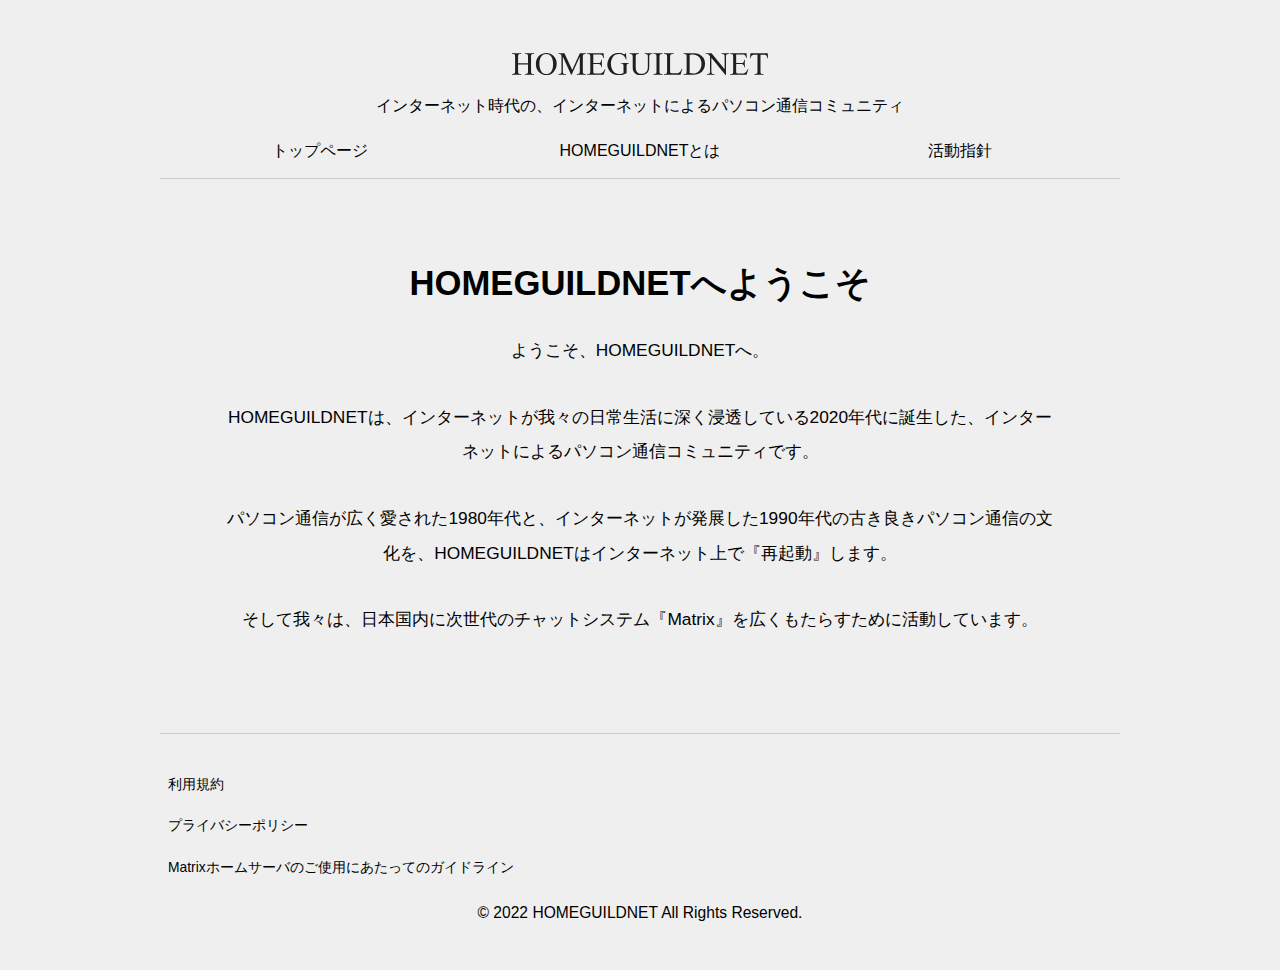
<file: src/index.html>
<!DOCTYPE html>
<html lang="ja">
	<head>
		<meta charset="utf-8" />
		<meta name="viewport" content="width=device-width, initial-scale=1.0" />
		<link rel="stylesheet" href="./styles/core.css" />
		<link rel="stylesheet" media="screen" href="./styles/display.css" />
		<title>HOMEGUILDNET</title>
	</head>
	<body>
		<header>
			<picture class="logo">
				<img src="./images/logo.svg" alt="HOMEGUILDNET" />
			</picture>
			<h2>インターネット時代の、インターネットによるパソコン通信コミュニティ</h2>
			<nav>
				<ul>
					<li><a href="./index.html">トップページ</a></li>
					<li><a href="./what-is-the-homeguildnet.html">HOMEGUILDNETとは</a></li>
					<li><a href="./guidelines-of-conduct.html">活動指針</a></li>
				</ul>
			</nav>
		</header>
		<main>
			<section id="introduction">
				<h1>HOMEGUILDNETへようこそ</h1>
				<p>
					ようこそ、HOMEGUILDNETへ。
				</p>
				<p>
					HOMEGUILDNETは、インターネットが我々の日常生活に深く浸透している2020年代に誕生した、インターネットによるパソコン通信コミュニティです。
				</p>
				<p>
					パソコン通信が広く愛された1980年代と、インターネットが発展した1990年代の古き良きパソコン通信の文化を、HOMEGUILDNETはインターネット上で『再起動』します。
				</p>
				<p>
					そして我々は、日本国内に次世代のチャットシステム『Matrix』を広くもたらすために活動しています。
				</p>
			</section>
		</main>
		<footer>
			<section id="footer-links">
				<ul>
					<li><a href="./terms.html">利用規約</a></li>
					<li><a href="./privacy-policy.html">プライバシーポリシー</a></li>
					<li><a href="./matrix-homeserver-guidelines.html">Matrixホームサーバのご使用にあたってのガイドライン</a></li>
				</ul>
			</section>
			<p>&copy; 2022 HOMEGUILDNET All Rights Reserved.</p>
		</footer>
	</body>
</html>
</file>
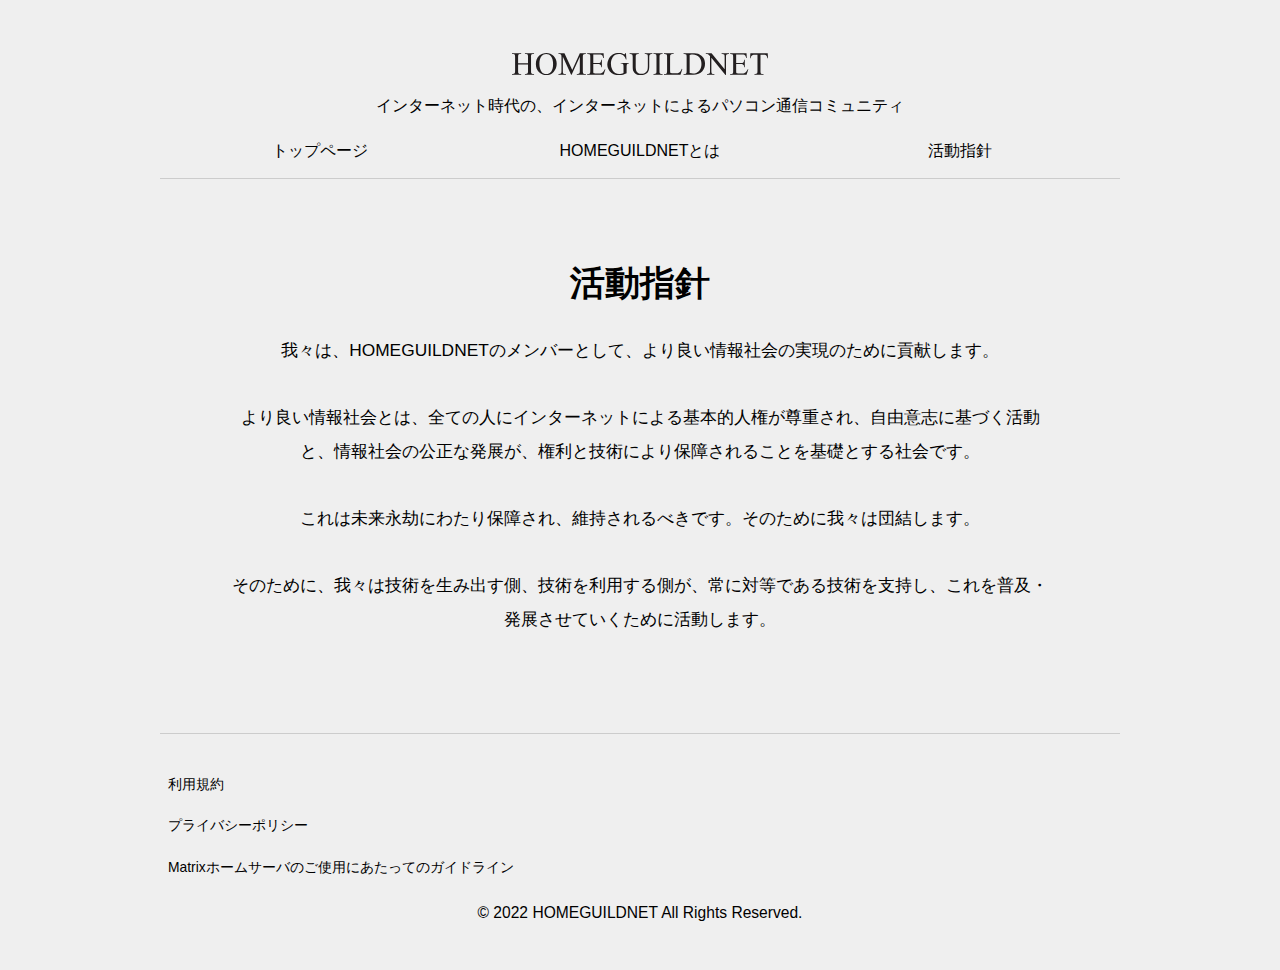
<file: src/guidelines-of-conduct.html>
<!DOCTYPE html>
<html lang="ja">
	<head>
		<meta charset="utf-8" />
		<meta name="viewport" content="width=device-width, initial-scale=1.0" />
		<link rel="stylesheet" href="./styles/core.css" />
		<link rel="stylesheet" media="screen" href="./styles/display.css" />
		<title>活動指針 | HOMEGUILDNET</title>
	</head>
	<body>
		<header>
			<picture class="logo">
				<img src="./images/logo.svg" alt="HOMEGUILDNET" />
			</picture>
			<h2>インターネット時代の、インターネットによるパソコン通信コミュニティ</h2>
			<nav>
				<ul>
					<li><a href="./index.html">トップページ</a></li>
					<li><a href="./what-is-the-homeguildnet.html">HOMEGUILDNETとは</a></li>
					<li><a href="./guidelines-of-conduct.html">活動指針</a></li>
				</ul>
			</nav>
		</header>
		<main>
			<section id="introduction">
				<h1>活動指針</h1>
				<p>
					我々は、HOMEGUILDNETのメンバーとして、より良い情報社会の実現のために貢献します。
				</p>
				<p>
					より良い情報社会とは、全ての人にインターネットによる基本的人権が尊重され、自由意志に基づく活動と、情報社会の公正な発展が、権利と技術により保障されることを基礎とする社会です。
				</p>
				<p>
					これは未来永劫にわたり保障され、維持されるべきです。そのために我々は団結します。
				</p>
				<p>
					そのために、我々は技術を生み出す側、技術を利用する側が、常に対等である技術を支持し、これを普及・発展させていくために活動します。
				</p>
			</section>
		</main>
		<footer>
			<section id="footer-links">
				<ul>
					<li><a href="./terms.html">利用規約</a></li>
					<li><a href="./privacy-policy.html">プライバシーポリシー</a></li>
					<li><a href="./matrix-homeserver-guidelines.html">Matrixホームサーバのご使用にあたってのガイドライン</a></li>
				</ul>
			</section>
			<p>&copy; 2022 HOMEGUILDNET All Rights Reserved.</p>
		</footer>
	</body>
</html>
</file>
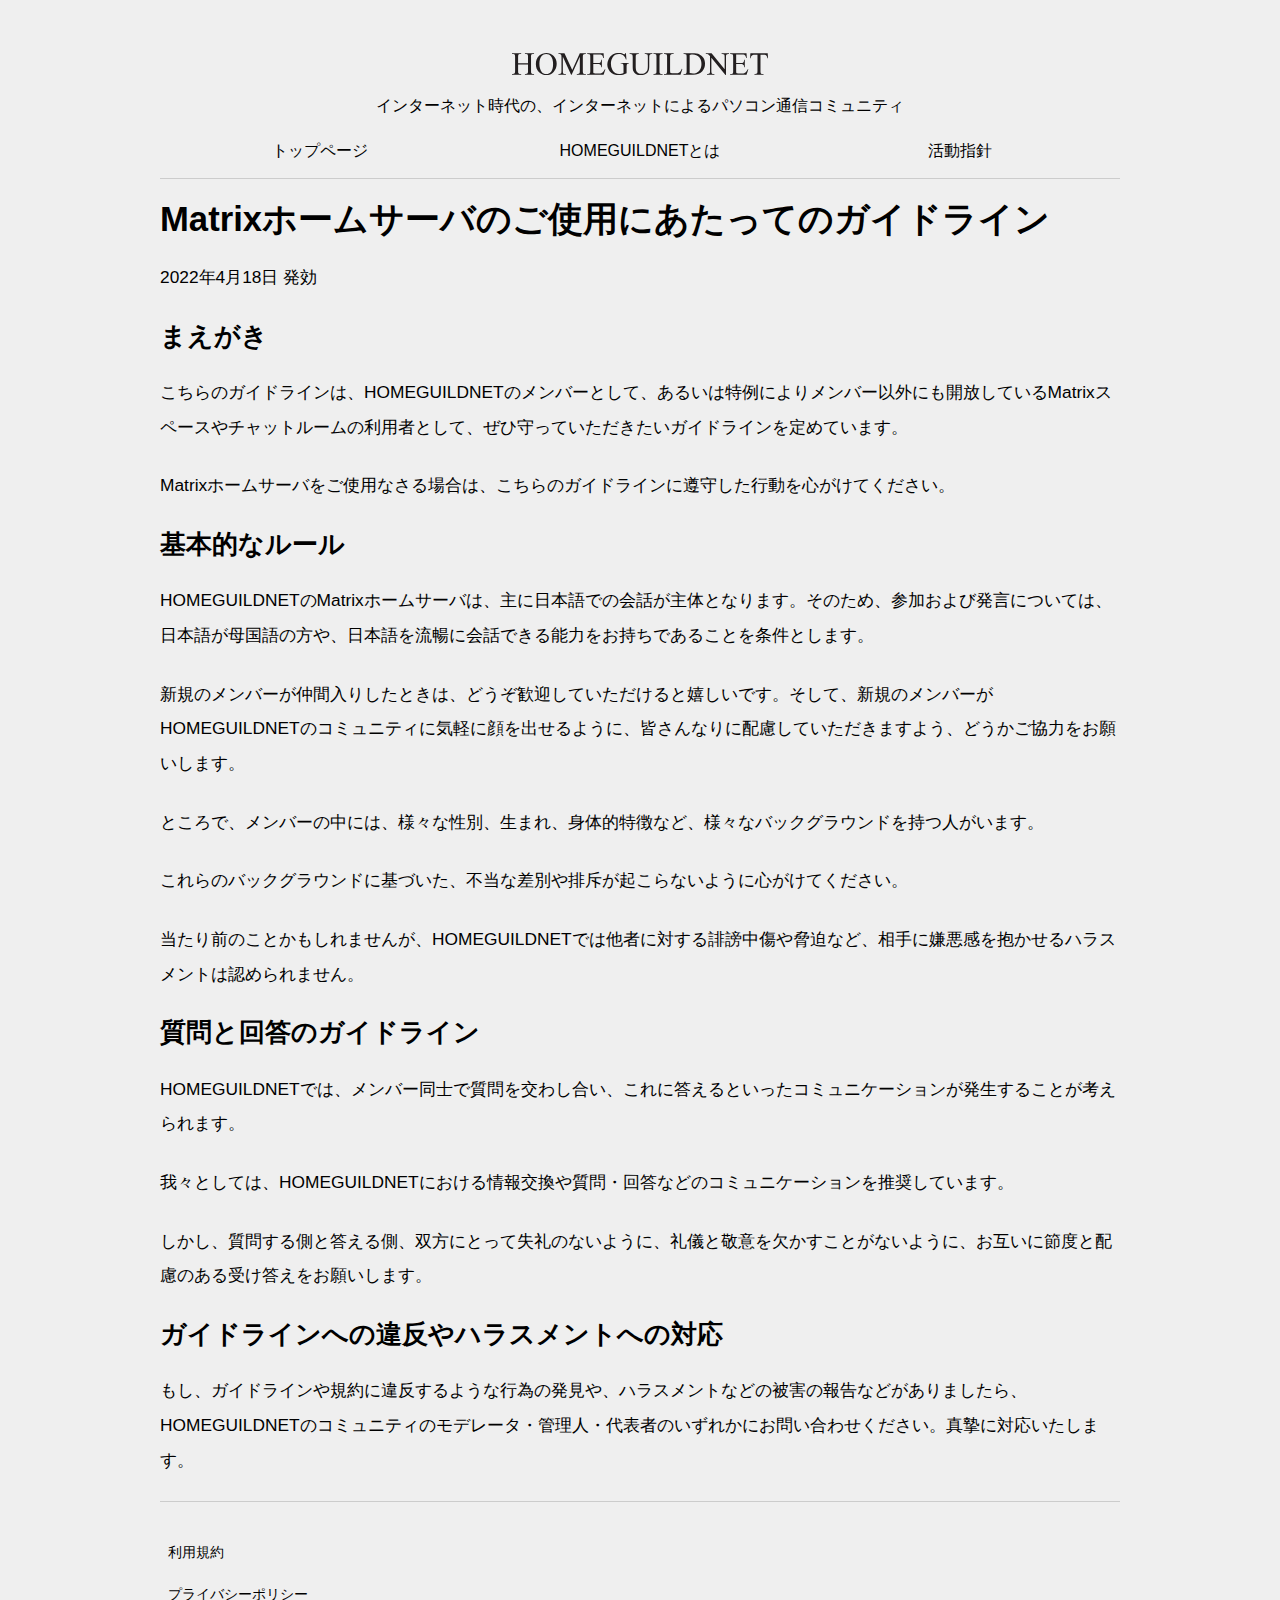
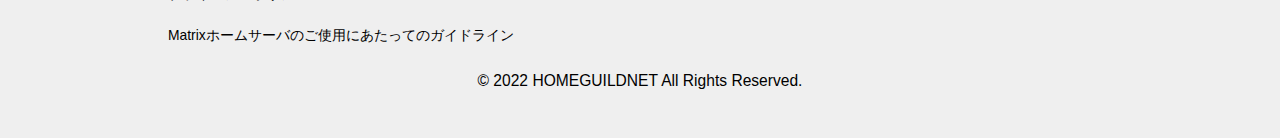
<file: src/matrix-homeserver-guidelines.html>
<!DOCTYPE html>
<html lang="ja">
	<head>
		<meta charset="utf-8" />
		<meta name="viewport" content="width=device-width, initial-scale=1.0" />
		<link rel="stylesheet" href="./styles/core.css" />
		<link rel="stylesheet" href="./styles/display.css" />
		<title>Matrixホームサーバのご使用にあたってのガイドライン | HOMEGUILDNET</title>
	</head>
	<body>
		<header>
			<picture class="logo">
				<img src="./images/logo.svg" alt="HOMEGUILDNET" />
			</picture>
			<h2>インターネット時代の、インターネットによるパソコン通信コミュニティ</h2>
			<nav>
				<ul>
					<li><a href="./index.html">トップページ</a></li>
					<li><a href="./what-is-the-homeguildnet.html">HOMEGUILDNETとは</a></li>
					<li><a href="./guidelines-of-conduct.html">活動指針</a></li>
				</ul>
			</nav>
		</header>
		<main>
			<h1>Matrixホームサーバのご使用にあたってのガイドライン</h1>
			<p>
				2022年4月18日 発効
			</p>
			<h2>まえがき</h2>
			<p>
				こちらのガイドラインは、HOMEGUILDNETのメンバーとして、あるいは特例によりメンバー以外にも開放しているMatrixスペースやチャットルームの利用者として、ぜひ守っていただきたいガイドラインを定めています。
			</p>
			<p>
				Matrixホームサーバをご使用なさる場合は、こちらのガイドラインに遵守した行動を心がけてください。
			</p>
			<h2>基本的なルール</h2>
			<p>
				HOMEGUILDNETのMatrixホームサーバは、主に日本語での会話が主体となります。そのため、参加および発言については、日本語が母国語の方や、日本語を流暢に会話できる能力をお持ちであることを条件とします。
			</p>
			<p>
				新規のメンバーが仲間入りしたときは、どうぞ歓迎していただけると嬉しいです。そして、新規のメンバーがHOMEGUILDNETのコミュニティに気軽に顔を出せるように、皆さんなりに配慮していただきますよう、どうかご協力をお願いします。
			</p>
			<p>
				ところで、メンバーの中には、様々な性別、生まれ、身体的特徴など、様々なバックグラウンドを持つ人がいます。
			</p>
			<p>
				これらのバックグラウンドに基づいた、不当な差別や排斥が起こらないように心がけてください。
			</p>
			<p>
				当たり前のことかもしれませんが、HOMEGUILDNETでは他者に対する誹謗中傷や脅迫など、相手に嫌悪感を抱かせるハラスメントは認められません。
			</p>
			<h2>質問と回答のガイドライン</h2>
			<p>
				HOMEGUILDNETでは、メンバー同士で質問を交わし合い、これに答えるといったコミュニケーションが発生することが考えられます。
			</p>
			<p>
				我々としては、HOMEGUILDNETにおける情報交換や質問・回答などのコミュニケーションを推奨しています。
			</p>
			<p>
				しかし、質問する側と答える側、双方にとって失礼のないように、礼儀と敬意を欠かすことがないように、お互いに節度と配慮のある受け答えをお願いします。
			</p>
			<h2>ガイドラインへの違反やハラスメントへの対応</h2>
			<p>
				もし、ガイドラインや規約に違反するような行為の発見や、ハラスメントなどの被害の報告などがありましたら、HOMEGUILDNETのコミュニティのモデレータ・管理人・代表者のいずれかにお問い合わせください。真摯に対応いたします。
			</p>
		</main>
		<footer>
			<section id="footer-links">
				<ul>
					<li><a href="./terms.html">利用規約</a></li>
					<li><a href="./privacy-policy.html">プライバシーポリシー</a></li>
					<li><a href="./matrix-homeserver-guidelines.html">Matrixホームサーバのご使用にあたってのガイドライン</a></li>
				</ul>
			</section>
			<p>&copy; 2022 HOMEGUILDNET All Rights Reserved.</p>
		</footer>
	</body>
</html>
</file>
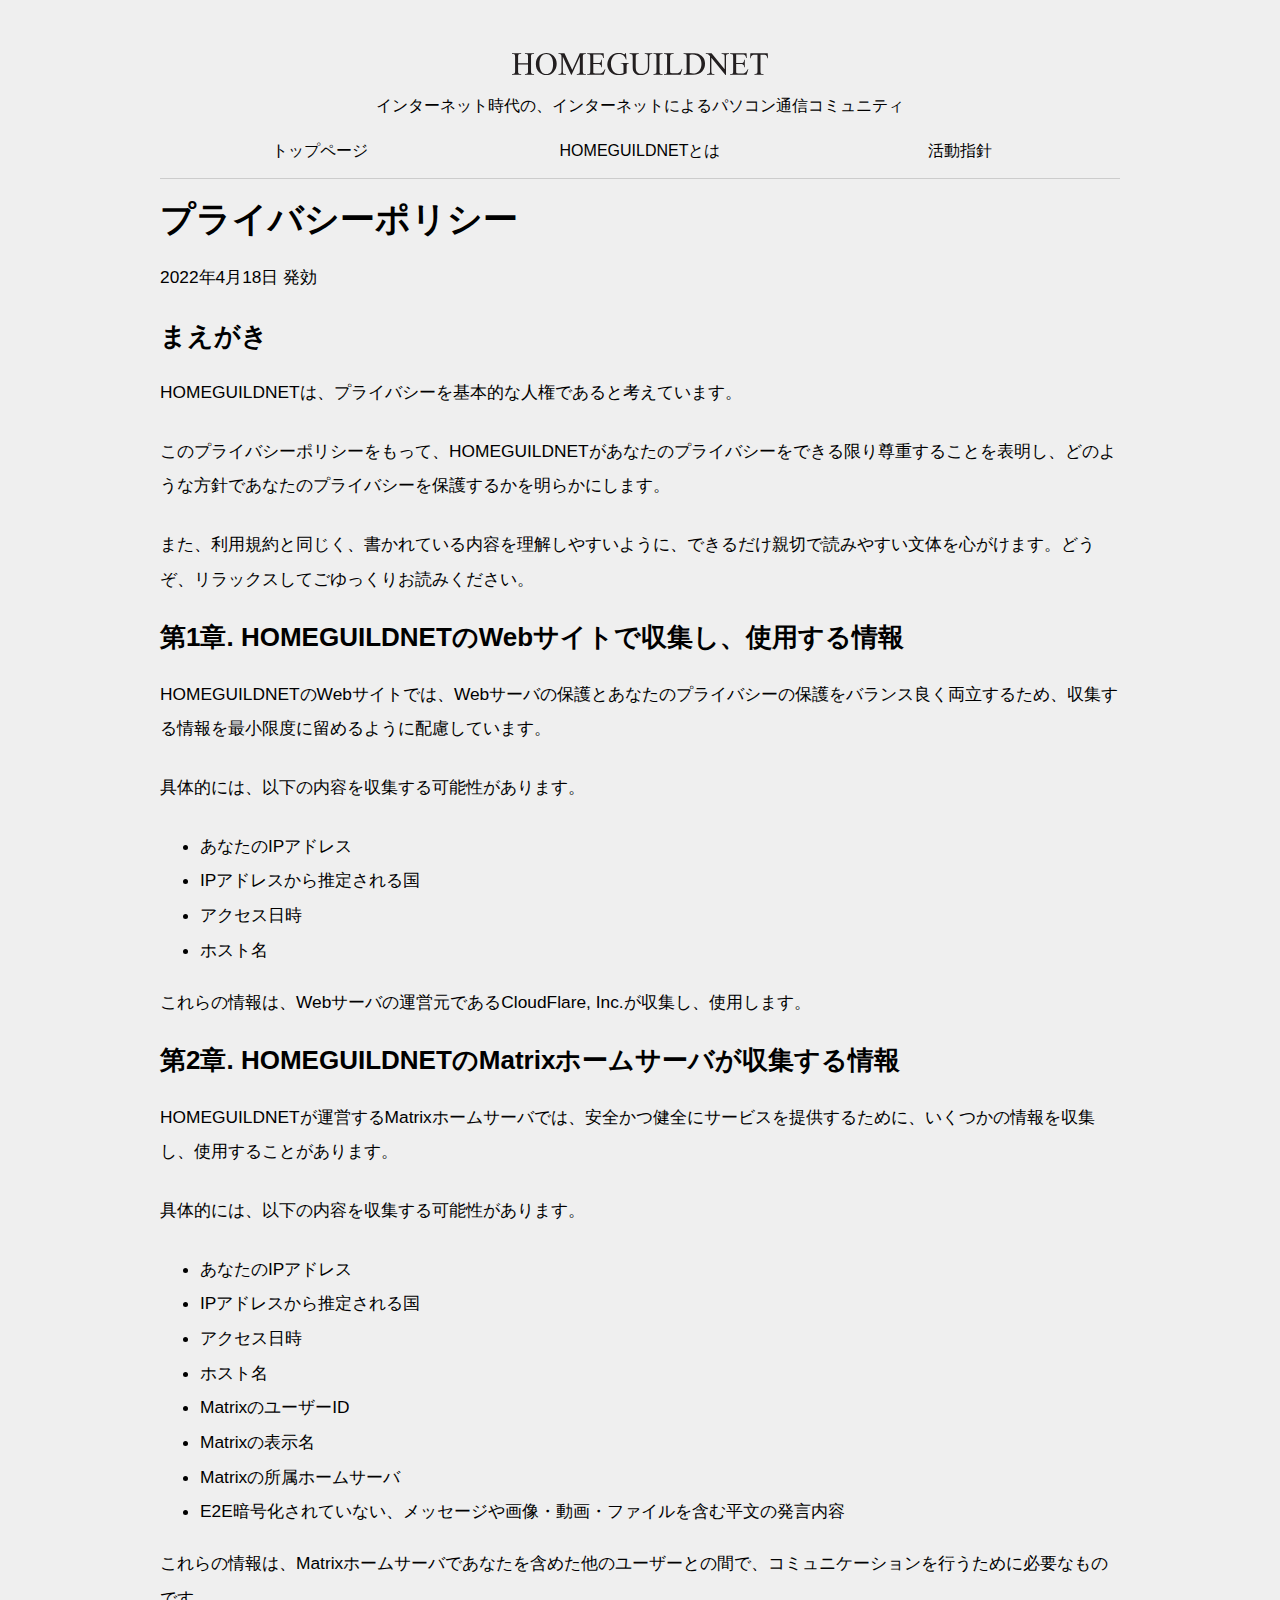
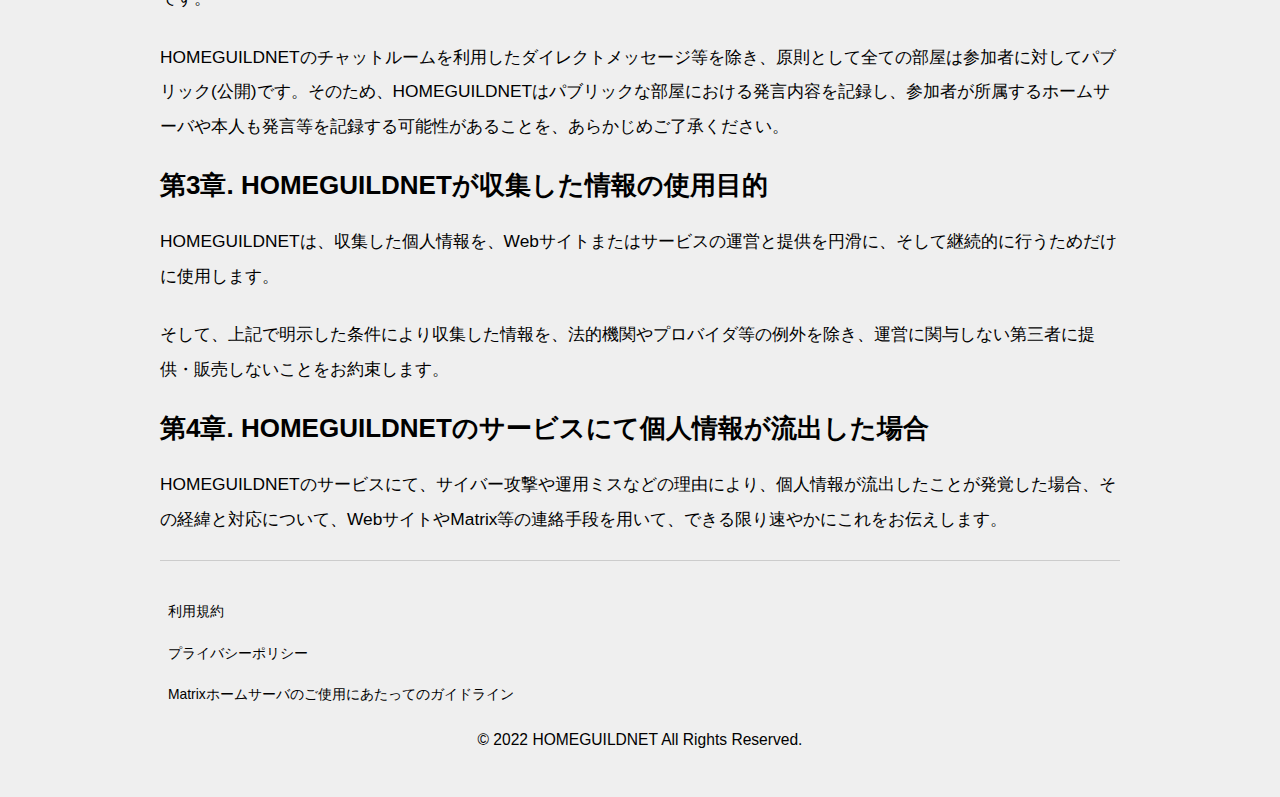
<file: src/privacy-policy.html>
<!DOCTYPE html>
<html lang="ja">
	<head>
		<meta charset="utf-8" />
		<meta name="viewport" content="width=device-width, initial-scale=1.0" />
		<link rel="stylesheet" href="./styles/core.css" />
		<link rel="stylesheet" href="./styles/display.css" />
		<title>プライバシーポリシー | HOMEGUILDNET</title>
	</head>
	<body>
		<header>
			<picture class="logo">
				<img src="./images/logo.svg" alt="HOMEGUILDNET" />
			</picture>
			<h2>インターネット時代の、インターネットによるパソコン通信コミュニティ</h2>
			<nav>
				<ul>
					<li><a href="./index.html">トップページ</a></li>
					<li><a href="./what-is-the-homeguildnet.html">HOMEGUILDNETとは</a></li>
					<li><a href="./guidelines-of-conduct.html">活動指針</a></li>
				</ul>
			</nav>
		</header>
		<main>
			<h1>プライバシーポリシー</h1>
			<p>
				2022年4月18日 発効
			</p>
			<h2>まえがき</h2>
			<p>
				HOMEGUILDNETは、プライバシーを基本的な人権であると考えています。
			</p>
			<p>
				このプライバシーポリシーをもって、HOMEGUILDNETがあなたのプライバシーをできる限り尊重することを表明し、どのような方針であなたのプライバシーを保護するかを明らかにします。
			</p>
			<p>
				また、利用規約と同じく、書かれている内容を理解しやすいように、できるだけ親切で読みやすい文体を心がけます。どうぞ、リラックスしてごゆっくりお読みください。
			</p>
			<h2>第1章. HOMEGUILDNETのWebサイトで収集し、使用する情報</h2>
			<p>
				HOMEGUILDNETのWebサイトでは、Webサーバの保護とあなたのプライバシーの保護をバランス良く両立するため、収集する情報を最小限度に留めるように配慮しています。
			</p>
			<p>
				具体的には、以下の内容を収集する可能性があります。
			</p>
			<ul>
				<li>あなたのIPアドレス</li>
				<li>IPアドレスから推定される国</li>
				<li>アクセス日時</li>
				<li>ホスト名</li>
			</ul>
			<p>
				これらの情報は、Webサーバの運営元であるCloudFlare, Inc.が収集し、使用します。
			</p>
			<h2>第2章. HOMEGUILDNETのMatrixホームサーバが収集する情報</h2>
			<p>
				HOMEGUILDNETが運営するMatrixホームサーバでは、安全かつ健全にサービスを提供するために、いくつかの情報を収集し、使用することがあります。
			</p>
			<p>
				具体的には、以下の内容を収集する可能性があります。
			</p>
			<ul>
				<li>あなたのIPアドレス</li>
				<li>IPアドレスから推定される国</li>
				<li>アクセス日時</li>
				<li>ホスト名</li>
				<li>MatrixのユーザーID</li>
				<li>Matrixの表示名</li>
				<li>Matrixの所属ホームサーバ</li>
				<li>E2E暗号化されていない、メッセージや画像・動画・ファイルを含む平文の発言内容</li>
			</ul>
			<p>
				これらの情報は、Matrixホームサーバであなたを含めた他のユーザーとの間で、コミュニケーションを行うために必要なものです。
			</p>
			<p>
				HOMEGUILDNETのチャットルームを利用したダイレクトメッセージ等を除き、原則として全ての部屋は参加者に対してパブリック(公開)です。そのため、HOMEGUILDNETはパブリックな部屋における発言内容を記録し、参加者が所属するホームサーバや本人も発言等を記録する可能性があることを、あらかじめご了承ください。
			</p>
			<h2>第3章. HOMEGUILDNETが収集した情報の使用目的</h2>
			<p>
				HOMEGUILDNETは、収集した個人情報を、Webサイトまたはサービスの運営と提供を円滑に、そして継続的に行うためだけに使用します。
			</p>
			<p>
				そして、上記で明示した条件により収集した情報を、法的機関やプロバイダ等の例外を除き、運営に関与しない第三者に提供・販売しないことをお約束します。 
			</p>
			<h2>第4章. HOMEGUILDNETのサービスにて個人情報が流出した場合</h3>
			<p>
				HOMEGUILDNETのサービスにて、サイバー攻撃や運用ミスなどの理由により、個人情報が流出したことが発覚した場合、その経緯と対応について、WebサイトやMatrix等の連絡手段を用いて、できる限り速やかにこれをお伝えします。
			</p>
		</main>
		<footer>
			<section id="footer-links">
				<ul>
					<li><a href="./terms.html">利用規約</a></li>
					<li><a href="./privacy-policy.html">プライバシーポリシー</a></li>
					<li><a href="./matrix-homeserver-guidelines.html">Matrixホームサーバのご使用にあたってのガイドライン</a></li>
				</ul>
			</section>
			<p>&copy; 2022 HOMEGUILDNET All Rights Reserved.</p>
		</footer>
	</body>
</html>
</file>
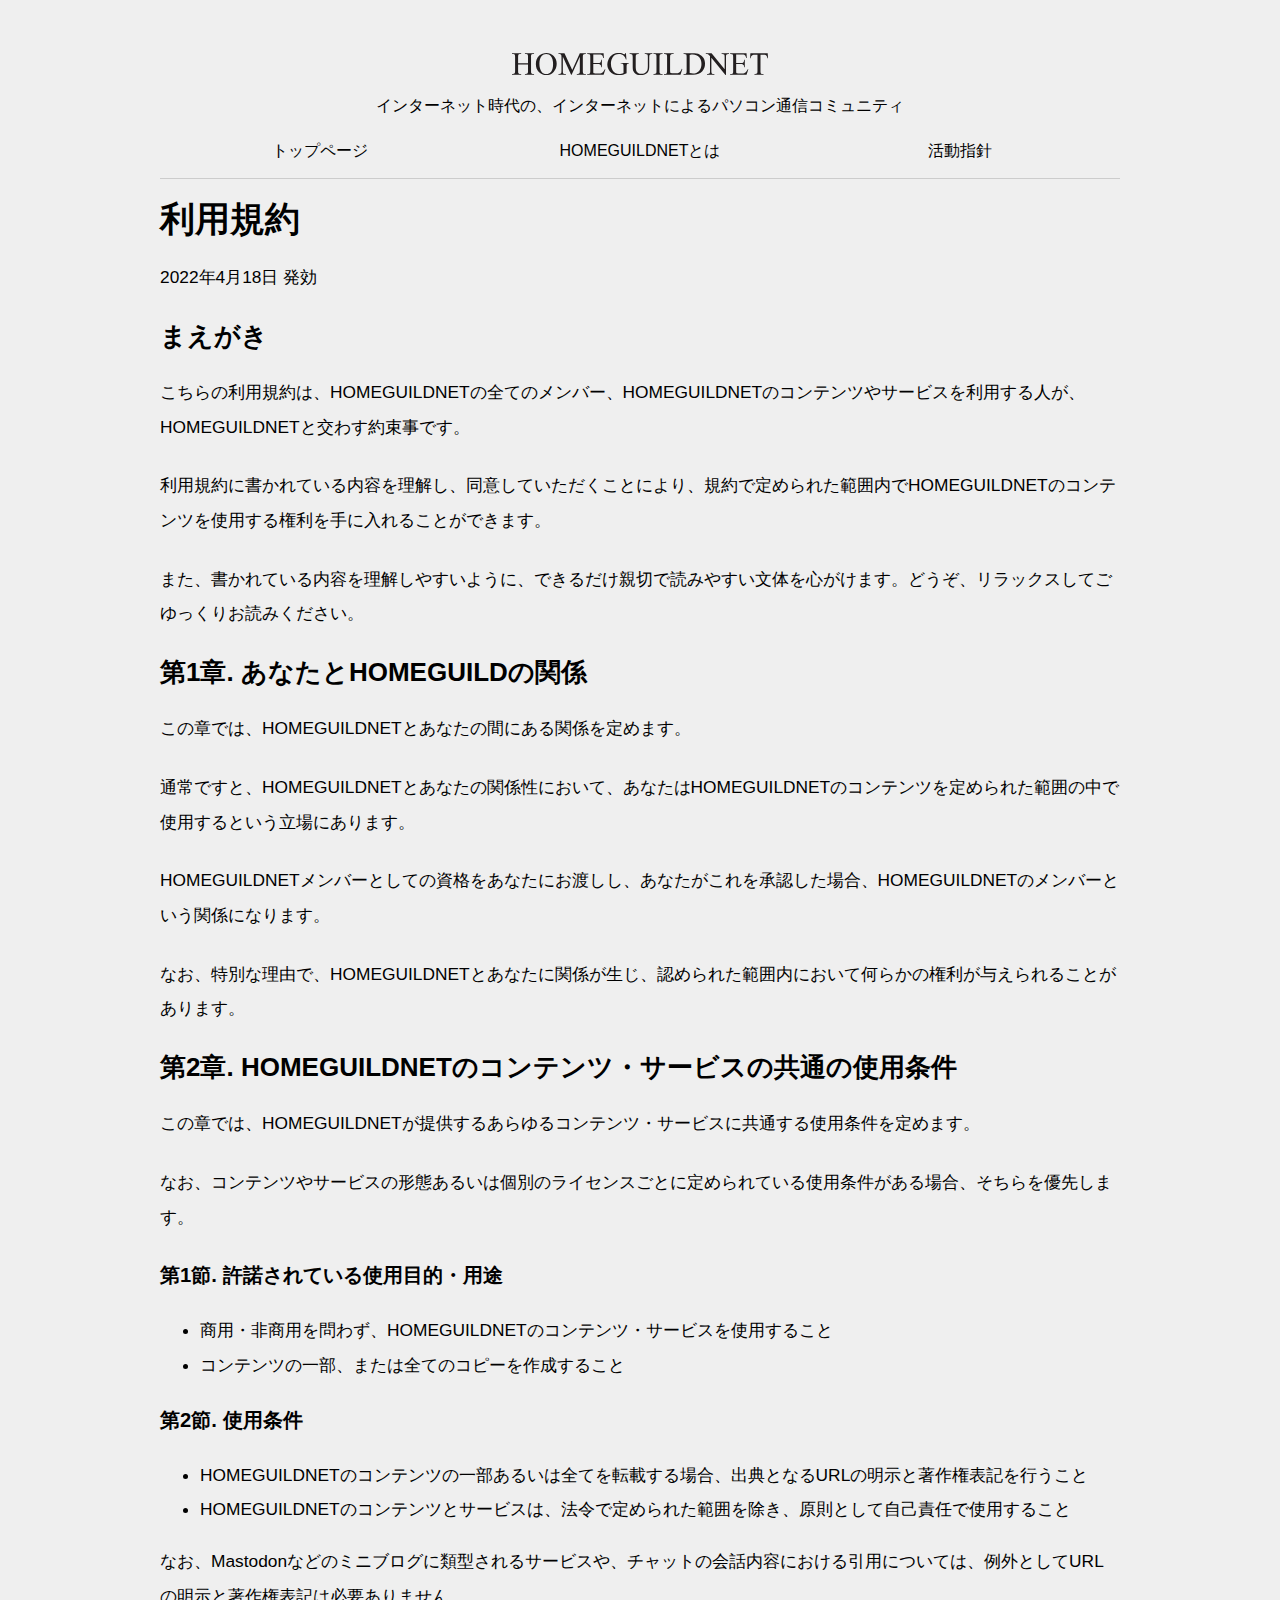
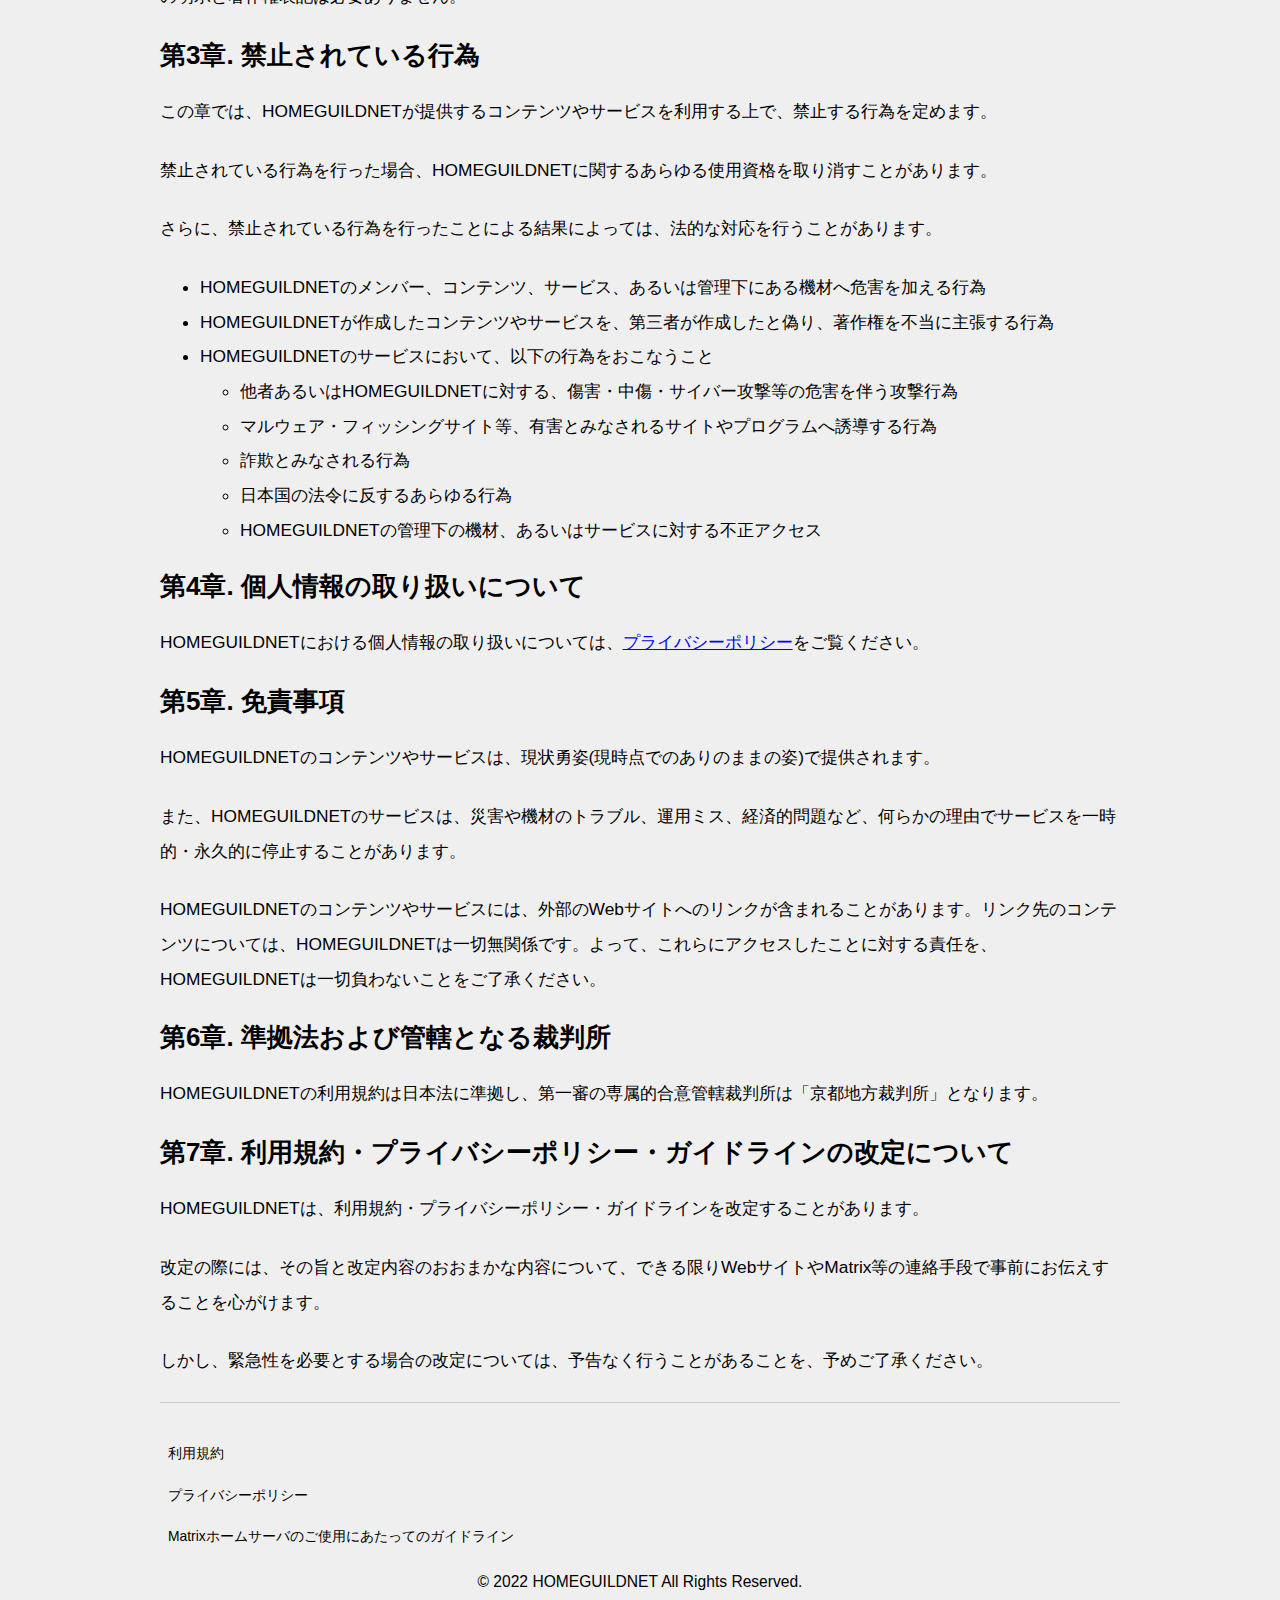
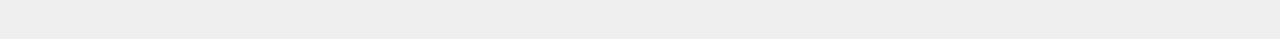
<file: src/terms.html>
<!DOCTYPE html>
<html lang="ja">
	<head>
		<meta charset="utf-8" />
		<meta name="viewport" content="width=device-width, initial-scale=1.0" />
		<link rel="stylesheet" href="./styles/core.css" />
		<link rel="stylesheet" href="./styles/display.css" />
		<title>利用規約 | HOMEGUILDNET</title>
	</head>
	<body>
		<header>
			<picture class="logo">
				<img src="./images/logo.svg" alt="HOMEGUILDNET" />
			</picture>
			<h2>インターネット時代の、インターネットによるパソコン通信コミュニティ</h2>
			<nav>
				<ul>
					<li><a href="./index.html">トップページ</a></li>
					<li><a href="./what-is-the-homeguildnet.html">HOMEGUILDNETとは</a></li>
					<li><a href="./guidelines-of-conduct.html">活動指針</a></li>
				</ul>
			</nav>
		</header>
		<main>
			<h1>利用規約</h1>
			<p>
				2022年4月18日 発効
			</p>
			<h2>まえがき</h2>
			<p>
				こちらの利用規約は、HOMEGUILDNETの全てのメンバー、HOMEGUILDNETのコンテンツやサービスを利用する人が、HOMEGUILDNETと交わす約束事です。
			</p>
			<p>
				利用規約に書かれている内容を理解し、同意していただくことにより、規約で定められた範囲内でHOMEGUILDNETのコンテンツを使用する権利を手に入れることができます。
			</p>
			<p>
				また、書かれている内容を理解しやすいように、できるだけ親切で読みやすい文体を心がけます。どうぞ、リラックスしてごゆっくりお読みください。
			</p>
			<h2>第1章. あなたとHOMEGUILDの関係</h2>
			<p>
				この章では、HOMEGUILDNETとあなたの間にある関係を定めます。
			</p>
			<p>
				通常ですと、HOMEGUILDNETとあなたの関係性において、あなたはHOMEGUILDNETのコンテンツを定められた範囲の中で使用するという立場にあります。
			</p>
			<p>
				HOMEGUILDNETメンバーとしての資格をあなたにお渡しし、あなたがこれを承認した場合、HOMEGUILDNETのメンバーという関係になります。
			</p>
			<p>
				なお、特別な理由で、HOMEGUILDNETとあなたに関係が生じ、認められた範囲内において何らかの権利が与えられることがあります。
			</p>
			<h2>第2章. HOMEGUILDNETのコンテンツ・サービスの共通の使用条件</h2>
			<p>
				この章では、HOMEGUILDNETが提供するあらゆるコンテンツ・サービスに共通する使用条件を定めます。
			</p>
			<p>
				なお、コンテンツやサービスの形態あるいは個別のライセンスごとに定められている使用条件がある場合、そちらを優先します。
			</p>
			<h3>第1節. 許諾されている使用目的・用途</h3>
			<ul>
				<li>商用・非商用を問わず、HOMEGUILDNETのコンテンツ・サービスを使用すること</li>
				<li>コンテンツの一部、または全てのコピーを作成すること</li>
			</ul>
			<h3>第2節. 使用条件</h3>
			<ul>
				<li>
					HOMEGUILDNETのコンテンツの一部あるいは全てを転載する場合、出典となるURLの明示と著作権表記を行うこと
				</li>
				<li>
					HOMEGUILDNETのコンテンツとサービスは、法令で定められた範囲を除き、原則として自己責任で使用すること
				</li>
			</ul>
			<p>
				なお、Mastodonなどのミニブログに類型されるサービスや、チャットの会話内容における引用については、例外としてURLの明示と著作権表記は必要ありません。
			</p>
			<h2>第3章. 禁止されている行為</h3>
			<p>
				この章では、HOMEGUILDNETが提供するコンテンツやサービスを利用する上で、禁止する行為を定めます。
			</p>
			<p>
				禁止されている行為を行った場合、HOMEGUILDNETに関するあらゆる使用資格を取り消すことがあります。
			</p>
			<p>
				さらに、禁止されている行為を行ったことによる結果によっては、法的な対応を行うことがあります。
			</p>
			<ul>
				<li>HOMEGUILDNETのメンバー、コンテンツ、サービス、あるいは管理下にある機材へ危害を加える行為</li>
				<li>HOMEGUILDNETが作成したコンテンツやサービスを、第三者が作成したと偽り、著作権を不当に主張する行為</li>
				<li>
					HOMEGUILDNETのサービスにおいて、以下の行為をおこなうこと
					<ul>
						<li>他者あるいはHOMEGUILDNETに対する、傷害・中傷・サイバー攻撃等の危害を伴う攻撃行為</li>
						<li>マルウェア・フィッシングサイト等、有害とみなされるサイトやプログラムへ誘導する行為</li>
						<li>詐欺とみなされる行為</li>
						<li>日本国の法令に反するあらゆる行為</li>
						<li>HOMEGUILDNETの管理下の機材、あるいはサービスに対する不正アクセス</li>
					</ul>
				</li>
			</ul>
			<h2>第4章. 個人情報の取り扱いについて</h2>
			<p>
				HOMEGUILDNETにおける個人情報の取り扱いについては、<a href="./privacy-policy.html">プライバシーポリシー</a>をご覧ください。
			</p>
			<h2>第5章. 免責事項</h2>
			<p>
				HOMEGUILDNETのコンテンツやサービスは、現状勇姿(現時点でのありのままの姿)で提供されます。
			</p>
			<p>
				また、HOMEGUILDNETのサービスは、災害や機材のトラブル、運用ミス、経済的問題など、何らかの理由でサービスを一時的・永久的に停止することがあります。
			</p>
			<p>
				HOMEGUILDNETのコンテンツやサービスには、外部のWebサイトへのリンクが含まれることがあります。リンク先のコンテンツについては、HOMEGUILDNETは一切無関係です。よって、これらにアクセスしたことに対する責任を、HOMEGUILDNETは一切負わないことをご了承ください。
			</p>
			<h2>第6章. 準拠法および管轄となる裁判所</h2>
			<p>
				HOMEGUILDNETの利用規約は日本法に準拠し、第一審の専属的合意管轄裁判所は「京都地方裁判所」となります。
			</p>
			<h2>第7章. 利用規約・プライバシーポリシー・ガイドラインの改定について</h2>
			<p>
				HOMEGUILDNETは、利用規約・プライバシーポリシー・ガイドラインを改定することがあります。
			</p>
			<p>
				改定の際には、その旨と改定内容のおおまかな内容について、できる限りWebサイトやMatrix等の連絡手段で事前にお伝えすることを心がけます。
			</p>
			<p>
				しかし、緊急性を必要とする場合の改定については、予告なく行うことがあることを、予めご了承ください。
			</p>
		</main>
		<footer>
			<section id="footer-links">
				<ul>
					<li><a href="./terms.html">利用規約</a></li>
					<li><a href="./privacy-policy.html">プライバシーポリシー</a></li>
					<li><a href="./matrix-homeserver-guidelines.html">Matrixホームサーバのご使用にあたってのガイドライン</a></li>
				</ul>
			</section>
			<p>&copy; 2022 HOMEGUILDNET All Rights Reserved.</p>
		</footer>
	</body>
</html>
</file>
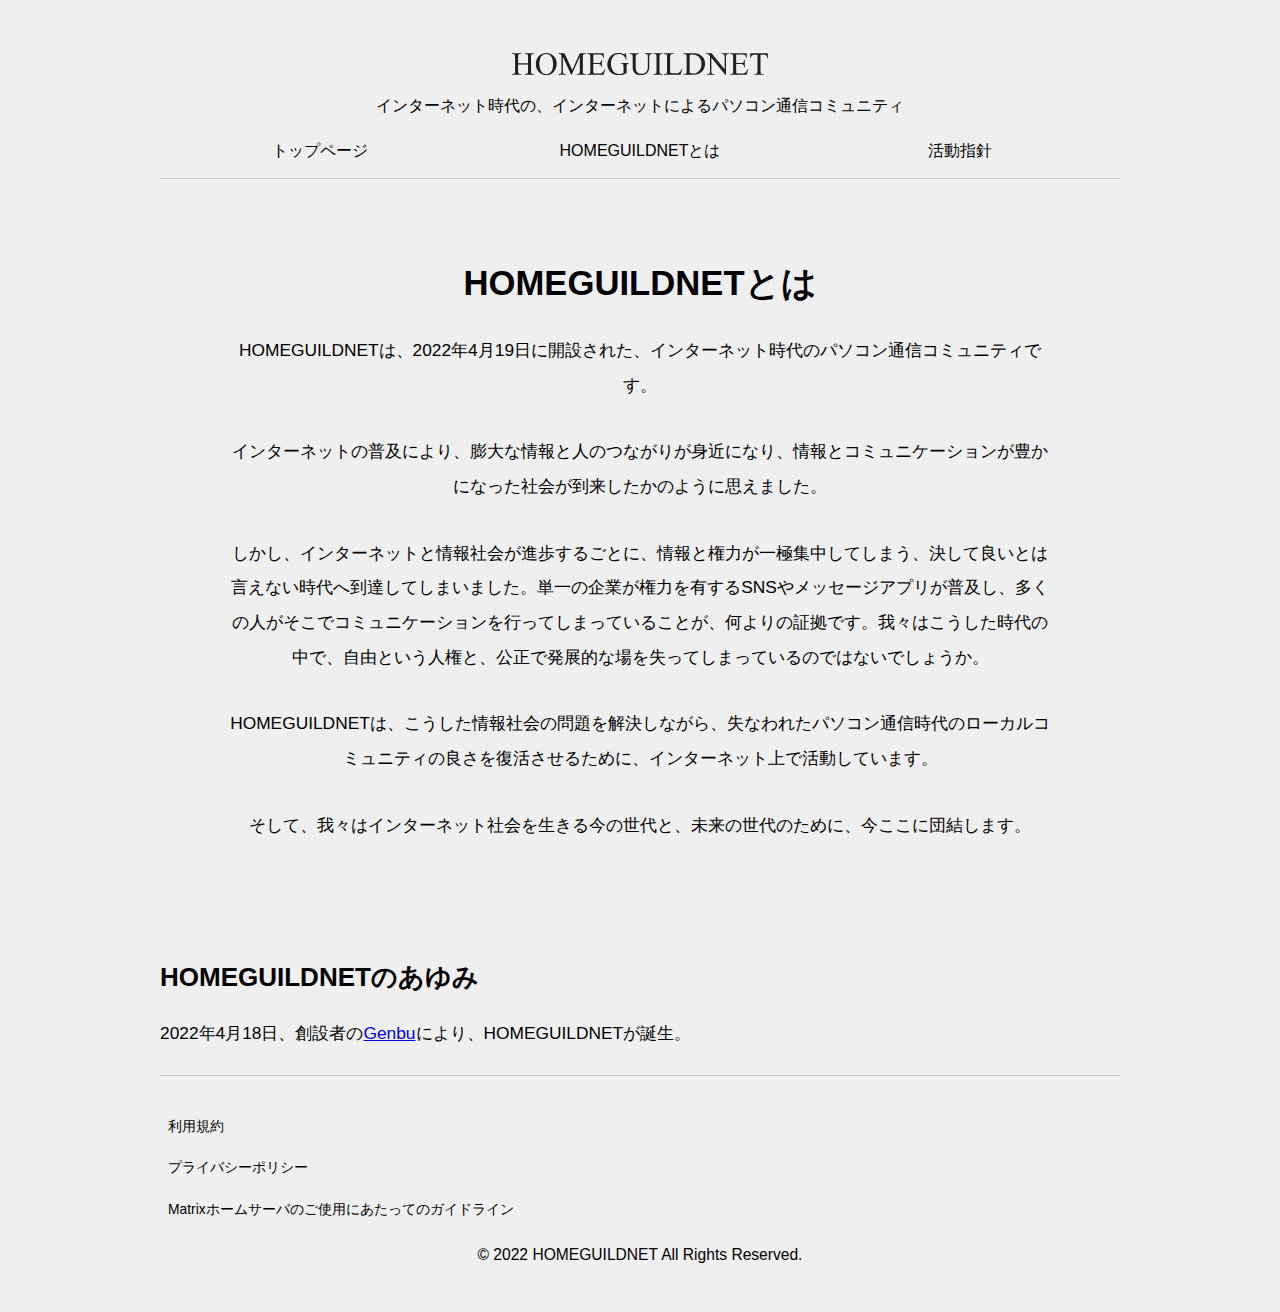
<file: src/what-is-the-homeguildnet.html>
<!DOCTYPE html>
<html lang="ja">
	<head>
		<meta charset="utf-8" />
		<meta name="viewport" content="width=device-width, initial-scale=1.0" />
		<link rel="stylesheet" href="./styles/core.css" />
		<link rel="stylesheet" media="screen" href="./styles/display.css" />
		<title>HOMEGUILDNETとは | HOMEGUILDNET</title>
	</head>
	<body>
		<header>
			<picture class="logo">
				<img src="./images/logo.svg" alt="HOMEGUILDNET" />
			</picture>
			<h2>インターネット時代の、インターネットによるパソコン通信コミュニティ</h2>
			<nav>
				<ul>
					<li><a href="./index.html">トップページ</a></li>
					<li><a href="./what-is-the-homeguildnet.html">HOMEGUILDNETとは</a></li>
					<li><a href="./guidelines-of-conduct.html">活動指針</a></li>
				</ul>
			</nav>
		</header>
		<main>
			<section id="introduction">
				<h1>HOMEGUILDNETとは</h1>
				<p>
					HOMEGUILDNETは、2022年4月19日に開設された、インターネット時代のパソコン通信コミュニティです。
				</p>
				<p>
					インターネットの普及により、膨大な情報と人のつながりが身近になり、情報とコミュニケーションが豊かになった社会が到来したかのように思えました。
				</p>
				<p>
					しかし、インターネットと情報社会が進歩するごとに、情報と権力が一極集中してしまう、決して良いとは言えない時代へ到達してしまいました。単一の企業が権力を有するSNSやメッセージアプリが普及し、多くの人がそこでコミュニケーションを行ってしまっていることが、何よりの証拠です。我々はこうした時代の中で、自由という人権と、公正で発展的な場を失ってしまっているのではないでしょうか。
				</p>
				<p>
					HOMEGUILDNETは、こうした情報社会の問題を解決しながら、失なわれたパソコン通信時代のローカルコミュニティの良さを復活させるために、インターネット上で活動しています。
				</p>
				<p>
					そして、我々はインターネット社会を生きる今の世代と、未来の世代のために、今ここに団結します。
				</p>
			</section>
			<section>
				<h2>HOMEGUILDNETのあゆみ</h2>
				<p>
					2022年4月18日、創設者の<a href="https://genbuchan.com/">Genbu</a>により、HOMEGUILDNETが誕生。
				</p>
			</section>
		</main>
		<footer>
			<section id="footer-links">
				<ul>
					<li><a href="./terms.html">利用規約</a></li>
					<li><a href="./privacy-policy.html">プライバシーポリシー</a></li>
					<li><a href="./matrix-homeserver-guidelines.html">Matrixホームサーバのご使用にあたってのガイドライン</a></li>
				</ul>
			</section>
			<p>&copy; 2022 HOMEGUILDNET All Rights Reserved.</p>
		</footer>
	</body>
</html>
</file>
<file: src/styles/core.css>
html {
	background-color: gray;
}

body {
	font-family: sans-serif;
}

html, body {
	width: 100%;
	height: 100%;
}
</file>
<file: src/styles/display.css>
html {
	background-color: #EFEFEF;
}

body {
	width: 960px;
	margin: 0 auto;
	font-size: 13pt;
}

header {
	padding-top: 32px;
	border-bottom: 1px solid #CCC;
}

header > picture.logo {
	display: block;
	text-align: center;
	line-height: 0;
}

header > picture.logo img {
	width: 256px;
}

header > h2 {
	margin: 0 0 8px 0;
	text-align: center;
	font-size: 0.9em;
	font-family: serif;
	font-weight: normal;
}

header > nav {
	display: table;
	width: 100%;
	table-layout: fixed;
}

header > nav > ul {
	display: table-row;
	margin: 0px;
	padding: 0px;
	list-style: none;
}

header > nav > ul > li {
	display: table-cell;
	font-size: initial;
	text-align: center;
}

header > nav > ul > li > a {
	display: inline-block;
	width: 100%;
	padding: 16px 0;
	color: inherit;
	text-decoration: none;
}

header > nav > ul > li > a:hover {
	background-color: #101010;
	color: #EFEFEF;
}

main {
	width: 100%;
	line-height: 2em;
}

main p {
	margin: 0 0 24px 0;
}

main > section#introduction {
	padding: 64px 0px;
	text-align: center;
}

main > section#introduction > h1 {
	margin-bottom: 32px;
}

main > section#introduction > p {
	margin-bottom: 32px;
}

main > section#introduction > h1,
main > section#introduction > h2,
main > section#introduction > h3,
main > section#introduction > h4,
main > section#introduction > h5,
main > section#introduction > h6,
main > section#introduction > p
{
	padding: 0 64px;
}

footer {
	padding: 16px 0px 32px 0px;
	border-top: 1px solid #CCC;
}

footer > section#footer-links {
	font-size: 0.8em;
}

footer > section#footer-links > ul {
	padding-left: 0;
	list-style: none;
}

footer > section#footer-links > ul > li {
	line-height: 3em;
}

footer > section#footer-links > ul > li > a {
	padding: 8px 8px;
	color: inherit;
	text-decoration: none;
}

footer > section#footer-links > ul > li > a:visited {
	color: #484848;
}

footer > section#footer-links > ul > li > a:hover {
	background-color: #101010;
}

footer > section#footer-links > ul > li > a:hover,
footer > section#footer-links > ul > li > a:hover:visited
{
	color: #EFEFEF;
}

footer > p {
	text-align: center;
	font-size: 0.9em;
}

@media not screen and (min-width: 1024px) {
	body {
		width: auto;
		margin: 0 32px;
	}
}

@media not screen and (min-width: 768px) {
	body {
		font-size: 10.5pt;
	}

	header > nav > ul,
	header > nav > ul > li
	{
		display: block;
		font-size: 1.0em;
	}

	main > section#introduction > h1,
	main > section#introduction > h2,
	main > section#introduction > h3,
	main > section#introduction > h4,
	main > section#introduction > h5,
	main > section#introduction > h6,
	main > section#introduction > p
	{
		padding: 0;
	}

	footer > section#footer-links > ul > li > a {
		display: block;
	}
}
</file>
